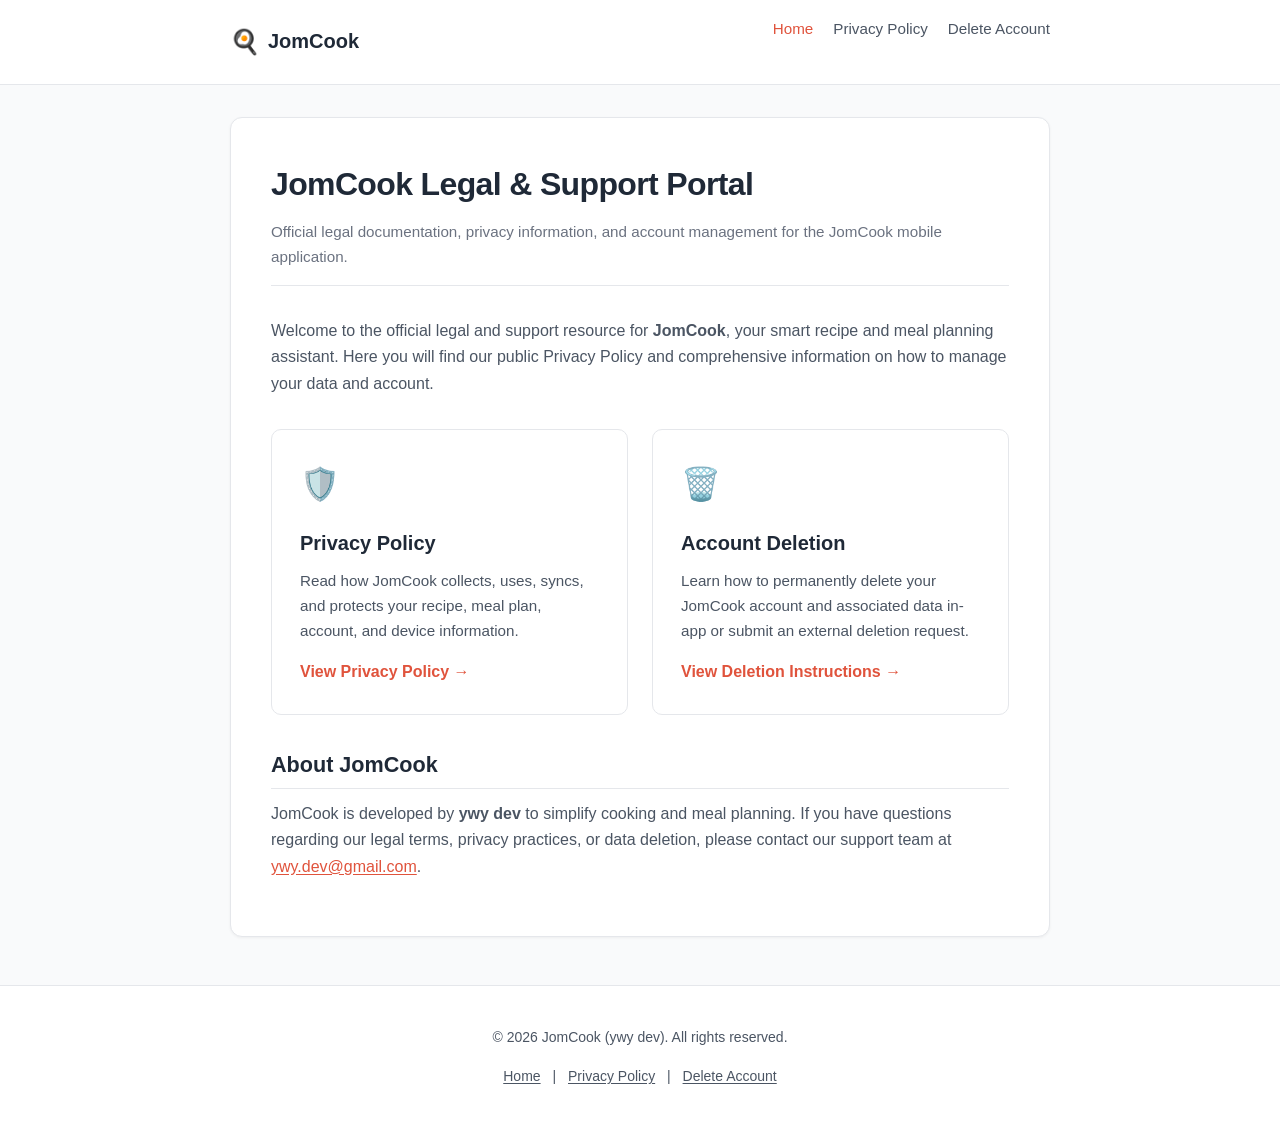
<file: index.html>
<!DOCTYPE html>
<html lang="en">
<head>
  <meta charset="UTF-8">
  <meta name="viewport" content="width=device-width, initial-scale=1.0">
  <meta name="description" content="Legal, Privacy Policy, and Account Management portal for the JomCook mobile application.">
  <title>JomCook - Legal &amp; Support</title>
  <link rel="stylesheet" href="css/style.css">
</head>
<body>
  <header>
    <div class="nav-container">
      <a href="./" class="brand">
        <span class="brand-icon">🍳</span>
        <span>JomCook</span>
      </a>
      <nav>
        <ul class="nav-links">
          <li><a href="./" class="active">Home</a></li>
          <li><a href="privacy-policy/">Privacy Policy</a></li>
          <li><a href="delete-account/">Delete Account</a></li>
        </ul>
      </nav>
    </div>
  </header>

  <main>
    <div class="content-card">
      <h1>JomCook Legal &amp; Support Portal</h1>
      <p class="page-subtitle">Official legal documentation, privacy information, and account management for the JomCook mobile application.</p>

      <p>
        Welcome to the official legal and support resource for <strong>JomCook</strong>, your smart recipe and meal planning assistant. Here you will find our public Privacy Policy and comprehensive information on how to manage your data and account.
      </p>

      <div class="portal-grid">
        <a href="privacy-policy/" class="portal-card">
          <div class="portal-card-icon">🛡️</div>
          <h2>Privacy Policy</h2>
          <p>Read how JomCook collects, uses, syncs, and protects your recipe, meal plan, account, and device information.</p>
          <span class="portal-card-link">View Privacy Policy &rarr;</span>
        </a>

        <a href="delete-account/" class="portal-card">
          <div class="portal-card-icon">🗑️</div>
          <h2>Account Deletion</h2>
          <p>Learn how to permanently delete your JomCook account and associated data in-app or submit an external deletion request.</p>
          <span class="portal-card-link">View Deletion Instructions &rarr;</span>
        </a>
      </div>

      <h2>About JomCook</h2>
      <p>
        JomCook is developed by <strong>ywy dev</strong> to simplify cooking and meal planning. If you have questions regarding our legal terms, privacy practices, or data deletion, please contact our support team at <a href="mailto:ywy.dev@gmail.com">ywy.dev@gmail.com</a>.
      </p>
    </div>
  </main>

  <footer>
    <div class="footer-content">
      <p>&copy; 2026 JomCook (ywy dev). All rights reserved.</p>
      <p>
        <a href="./">Home</a> |
        <a href="privacy-policy/">Privacy Policy</a> |
        <a href="delete-account/">Delete Account</a>
      </p>
    </div>
  </footer>
</body>
</html>
</file>
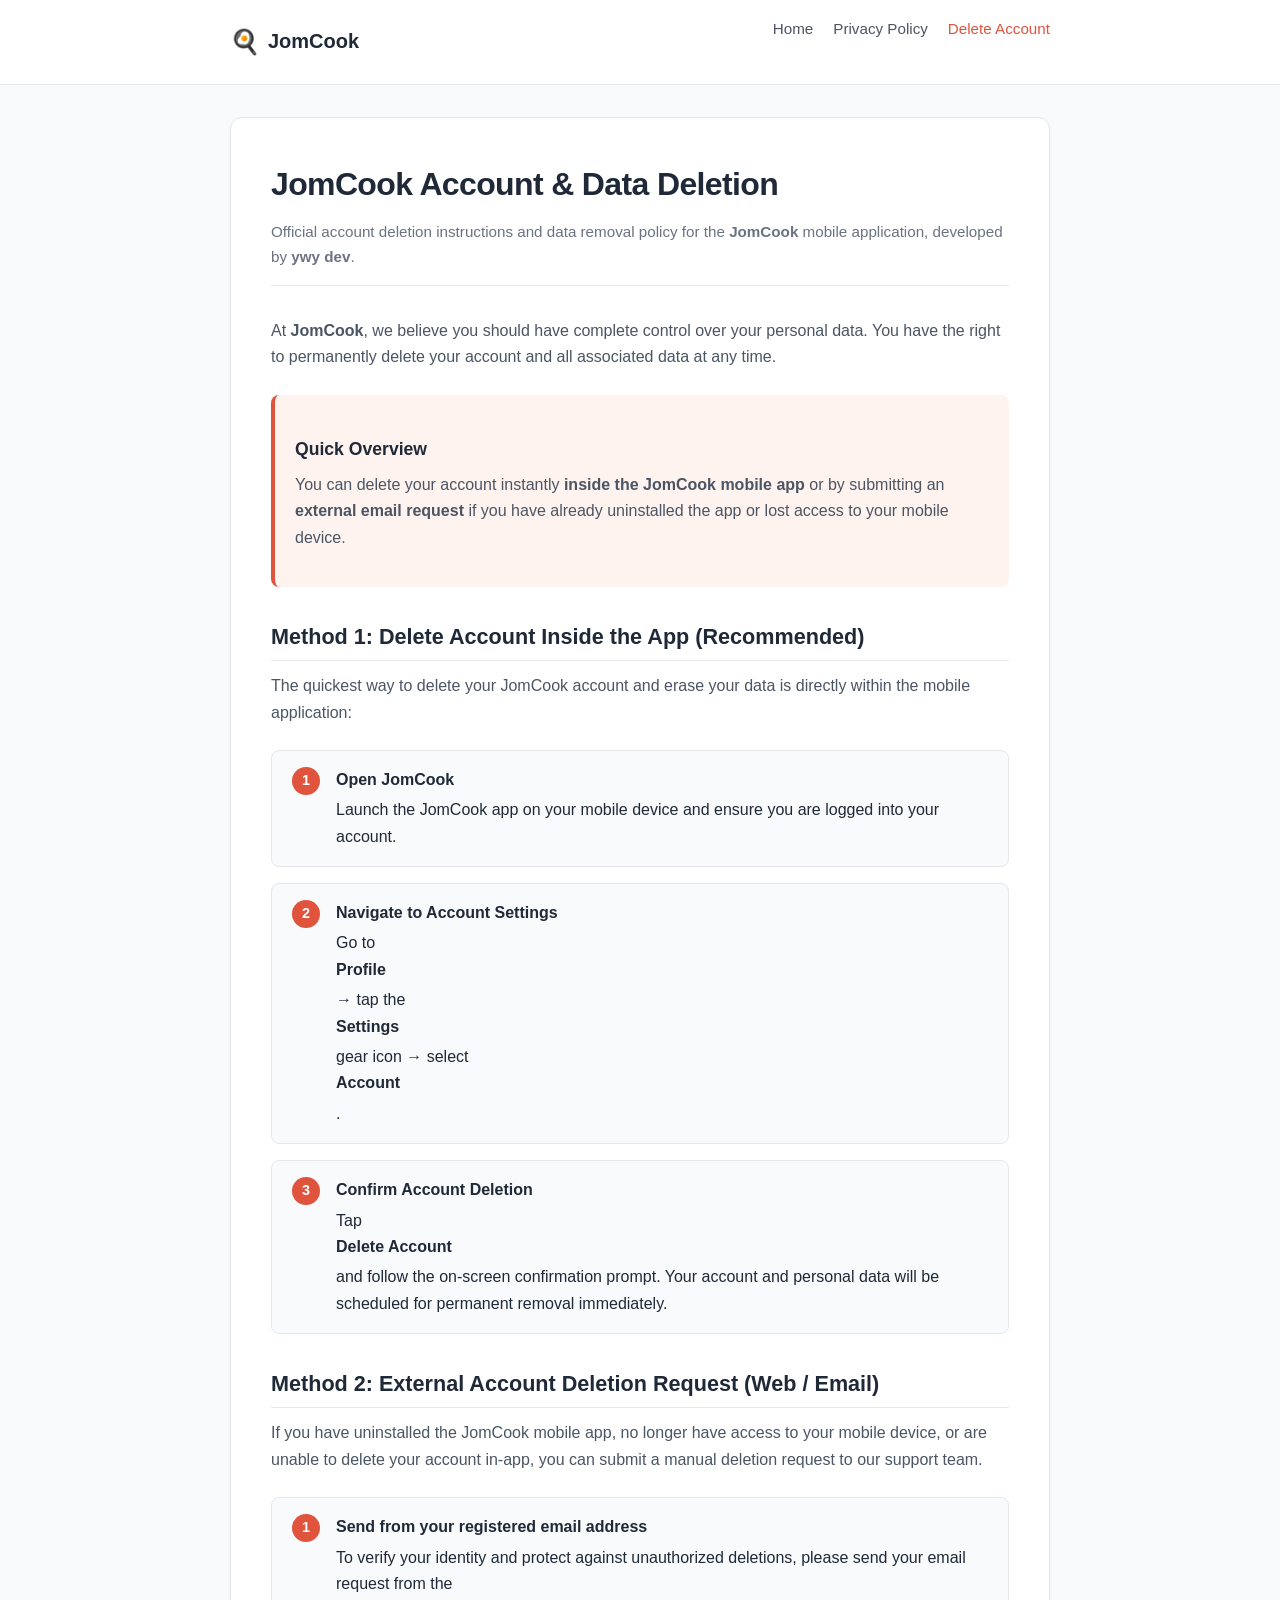
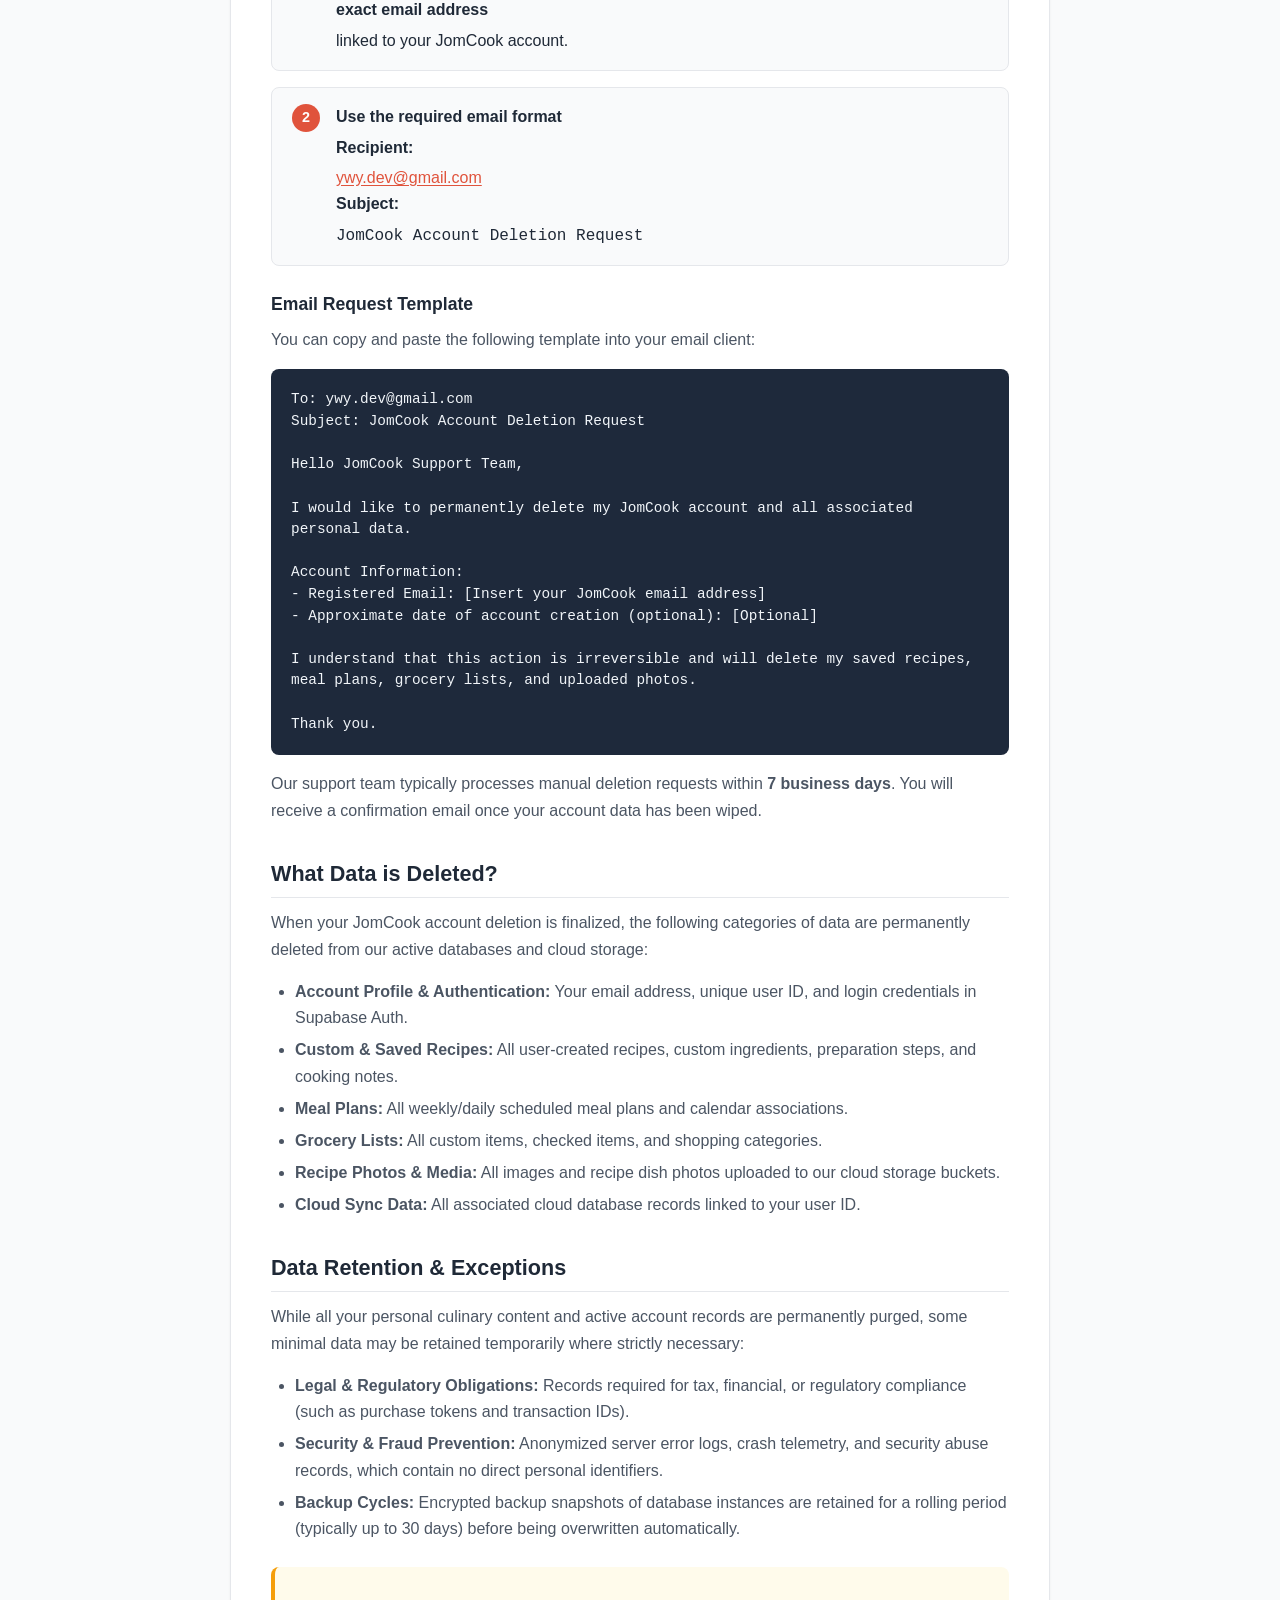
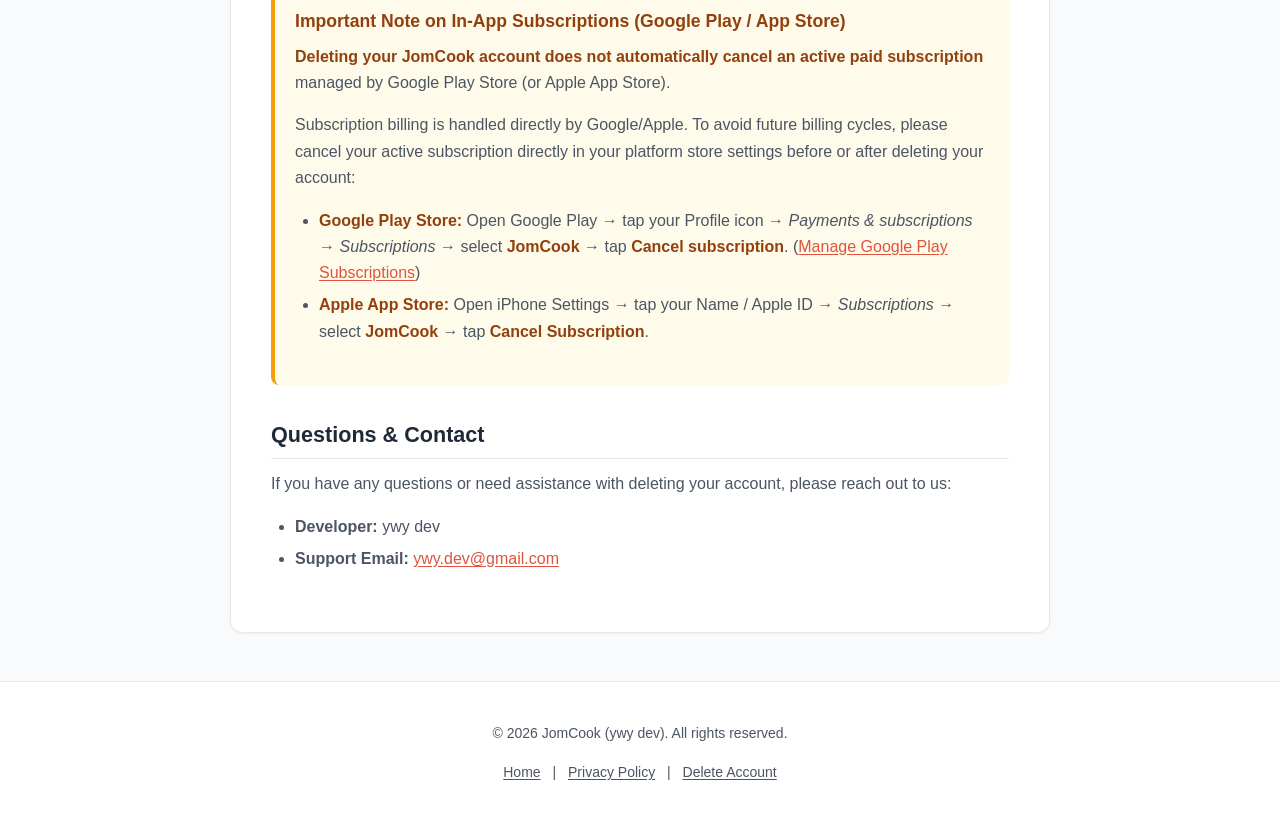
<file: delete-account/index.html>
<!DOCTYPE html>
<html lang="en">
<head>
  <meta charset="UTF-8">
  <meta name="viewport" content="width=device-width, initial-scale=1.0">
  <meta name="description" content="Account Deletion and Data Removal guide for JomCook users. Learn how to delete your account in-app or via external request.">
  <title>Delete Account &amp; Data - JomCook</title>
  <link rel="stylesheet" href="../css/style.css">
</head>
<body>
  <header>
    <div class="nav-container">
      <a href="../" class="brand">
        <span class="brand-icon">🍳</span>
        <span>JomCook</span>
      </a>
      <nav>
        <ul class="nav-links">
          <li><a href="../">Home</a></li>
          <li><a href="../privacy-policy/">Privacy Policy</a></li>
          <li><a href="./" class="active">Delete Account</a></li>
        </ul>
      </nav>
    </div>
  </header>

  <main>
    <article class="content-card">
      <h1>JomCook Account &amp; Data Deletion</h1>
      <p class="page-subtitle">Official account deletion instructions and data removal policy for the <strong>JomCook</strong> mobile application, developed by <strong>ywy dev</strong>.</p>

      <p>
        At <strong>JomCook</strong>, we believe you should have complete control over your personal data. You have the right to permanently delete your account and all associated data at any time.
      </p>

      <div class="callout callout-info">
        <h3>Quick Overview</h3>
        <p>You can delete your account instantly <strong>inside the JomCook mobile app</strong> or by submitting an <strong>external email request</strong> if you have already uninstalled the app or lost access to your mobile device.</p>
      </div>

      <h2>Method 1: Delete Account Inside the App (Recommended)</h2>
      <p>
        The quickest way to delete your JomCook account and erase your data is directly within the mobile application:
      </p>

      <div class="step-container">
        <div class="step-card">
          <div class="step-number">1</div>
          <div class="step-content">
            <strong>Open JomCook</strong>
            <span>Launch the JomCook app on your mobile device and ensure you are logged into your account.</span>
          </div>
        </div>

        <div class="step-card">
          <div class="step-number">2</div>
          <div class="step-content">
            <strong>Navigate to Account Settings</strong>
            <span>Go to <strong>Profile</strong> &rarr; tap the <strong>Settings</strong> gear icon &rarr; select <strong>Account</strong>.</span>
          </div>
        </div>

        <div class="step-card">
          <div class="step-number">3</div>
          <div class="step-content">
            <strong>Confirm Account Deletion</strong>
            <span>Tap <strong>Delete Account</strong> and follow the on-screen confirmation prompt. Your account and personal data will be scheduled for permanent removal immediately.</span>
          </div>
        </div>
      </div>

      <h2>Method 2: External Account Deletion Request (Web / Email)</h2>
      <p>
        If you have uninstalled the JomCook mobile app, no longer have access to your mobile device, or are unable to delete your account in-app, you can submit a manual deletion request to our support team.
      </p>

      <div class="step-container">
        <div class="step-card">
          <div class="step-number">1</div>
          <div class="step-content">
            <strong>Send from your registered email address</strong>
            <span>To verify your identity and protect against unauthorized deletions, please send your email request from the <strong>exact email address</strong> linked to your JomCook account.</span>
          </div>
        </div>

        <div class="step-card">
          <div class="step-number">2</div>
          <div class="step-content">
            <strong>Use the required email format</strong>
            <span>
              <strong>Recipient:</strong> <a href="mailto:ywy.dev@gmail.com">ywy.dev@gmail.com</a><br>
              <strong>Subject:</strong> <code>JomCook Account Deletion Request</code>
            </span>
          </div>
        </div>
      </div>

      <h3>Email Request Template</h3>
      <p>You can copy and paste the following template into your email client:</p>

      <div class="email-template">To: ywy.dev@gmail.com
Subject: JomCook Account Deletion Request

Hello JomCook Support Team,

I would like to permanently delete my JomCook account and all associated personal data.

Account Information:
- Registered Email: [Insert your JomCook email address]
- Approximate date of account creation (optional): [Optional]

I understand that this action is irreversible and will delete my saved recipes, meal plans, grocery lists, and uploaded photos.

Thank you.</div>

      <p>
        Our support team typically processes manual deletion requests within <strong>7 business days</strong>. You will receive a confirmation email once your account data has been wiped.
      </p>

      <h2>What Data is Deleted?</h2>
      <p>When your JomCook account deletion is finalized, the following categories of data are permanently deleted from our active databases and cloud storage:</p>
      <ul>
        <li><strong>Account Profile &amp; Authentication:</strong> Your email address, unique user ID, and login credentials in Supabase Auth.</li>
        <li><strong>Custom &amp; Saved Recipes:</strong> All user-created recipes, custom ingredients, preparation steps, and cooking notes.</li>
        <li><strong>Meal Plans:</strong> All weekly/daily scheduled meal plans and calendar associations.</li>
        <li><strong>Grocery Lists:</strong> All custom items, checked items, and shopping categories.</li>
        <li><strong>Recipe Photos &amp; Media:</strong> All images and recipe dish photos uploaded to our cloud storage buckets.</li>
        <li><strong>Cloud Sync Data:</strong> All associated cloud database records linked to your user ID.</li>
      </ul>

      <h2>Data Retention &amp; Exceptions</h2>
      <p>
        While all your personal culinary content and active account records are permanently purged, some minimal data may be retained temporarily where strictly necessary:
      </p>
      <ul>
        <li><strong>Legal &amp; Regulatory Obligations:</strong> Records required for tax, financial, or regulatory compliance (such as purchase tokens and transaction IDs).</li>
        <li><strong>Security &amp; Fraud Prevention:</strong> Anonymized server error logs, crash telemetry, and security abuse records, which contain no direct personal identifiers.</li>
        <li><strong>Backup Cycles:</strong> Encrypted backup snapshots of database instances are retained for a rolling period (typically up to 30 days) before being overwritten automatically.</li>
      </ul>

      <div class="callout callout-warning">
        <h3>Important Note on In-App Subscriptions (Google Play / App Store)</h3>
        <p>
          <strong>Deleting your JomCook account does not automatically cancel an active paid subscription</strong> managed by Google Play Store (or Apple App Store).
        </p>
        <p>
          Subscription billing is handled directly by Google/Apple. To avoid future billing cycles, please cancel your active subscription directly in your platform store settings before or after deleting your account:
        </p>
        <ul>
          <li><strong>Google Play Store:</strong> Open Google Play &rarr; tap your Profile icon &rarr; <em>Payments &amp; subscriptions</em> &rarr; <em>Subscriptions</em> &rarr; select <strong>JomCook</strong> &rarr; tap <strong>Cancel subscription</strong>. (<a href="https://play.google.com/store/account/subscriptions" target="_blank" rel="noopener noreferrer">Manage Google Play Subscriptions</a>)</li>
          <li><strong>Apple App Store:</strong> Open iPhone Settings &rarr; tap your Name / Apple ID &rarr; <em>Subscriptions</em> &rarr; select <strong>JomCook</strong> &rarr; tap <strong>Cancel Subscription</strong>.</li>
        </ul>
      </div>

      <h2>Questions &amp; Contact</h2>
      <p>If you have any questions or need assistance with deleting your account, please reach out to us:</p>
      <ul>
        <li><strong>Developer:</strong> ywy dev</li>
        <li><strong>Support Email:</strong> <a href="mailto:ywy.dev@gmail.com">ywy.dev@gmail.com</a></li>
      </ul>
    </article>
  </main>

  <footer>
    <div class="footer-content">
      <p>&copy; 2026 JomCook (ywy dev). All rights reserved.</p>
      <p>
        <a href="../">Home</a> |
        <a href="../privacy-policy/">Privacy Policy</a> |
        <a href="./">Delete Account</a>
      </p>
    </div>
  </footer>
</body>
</html>
</file>
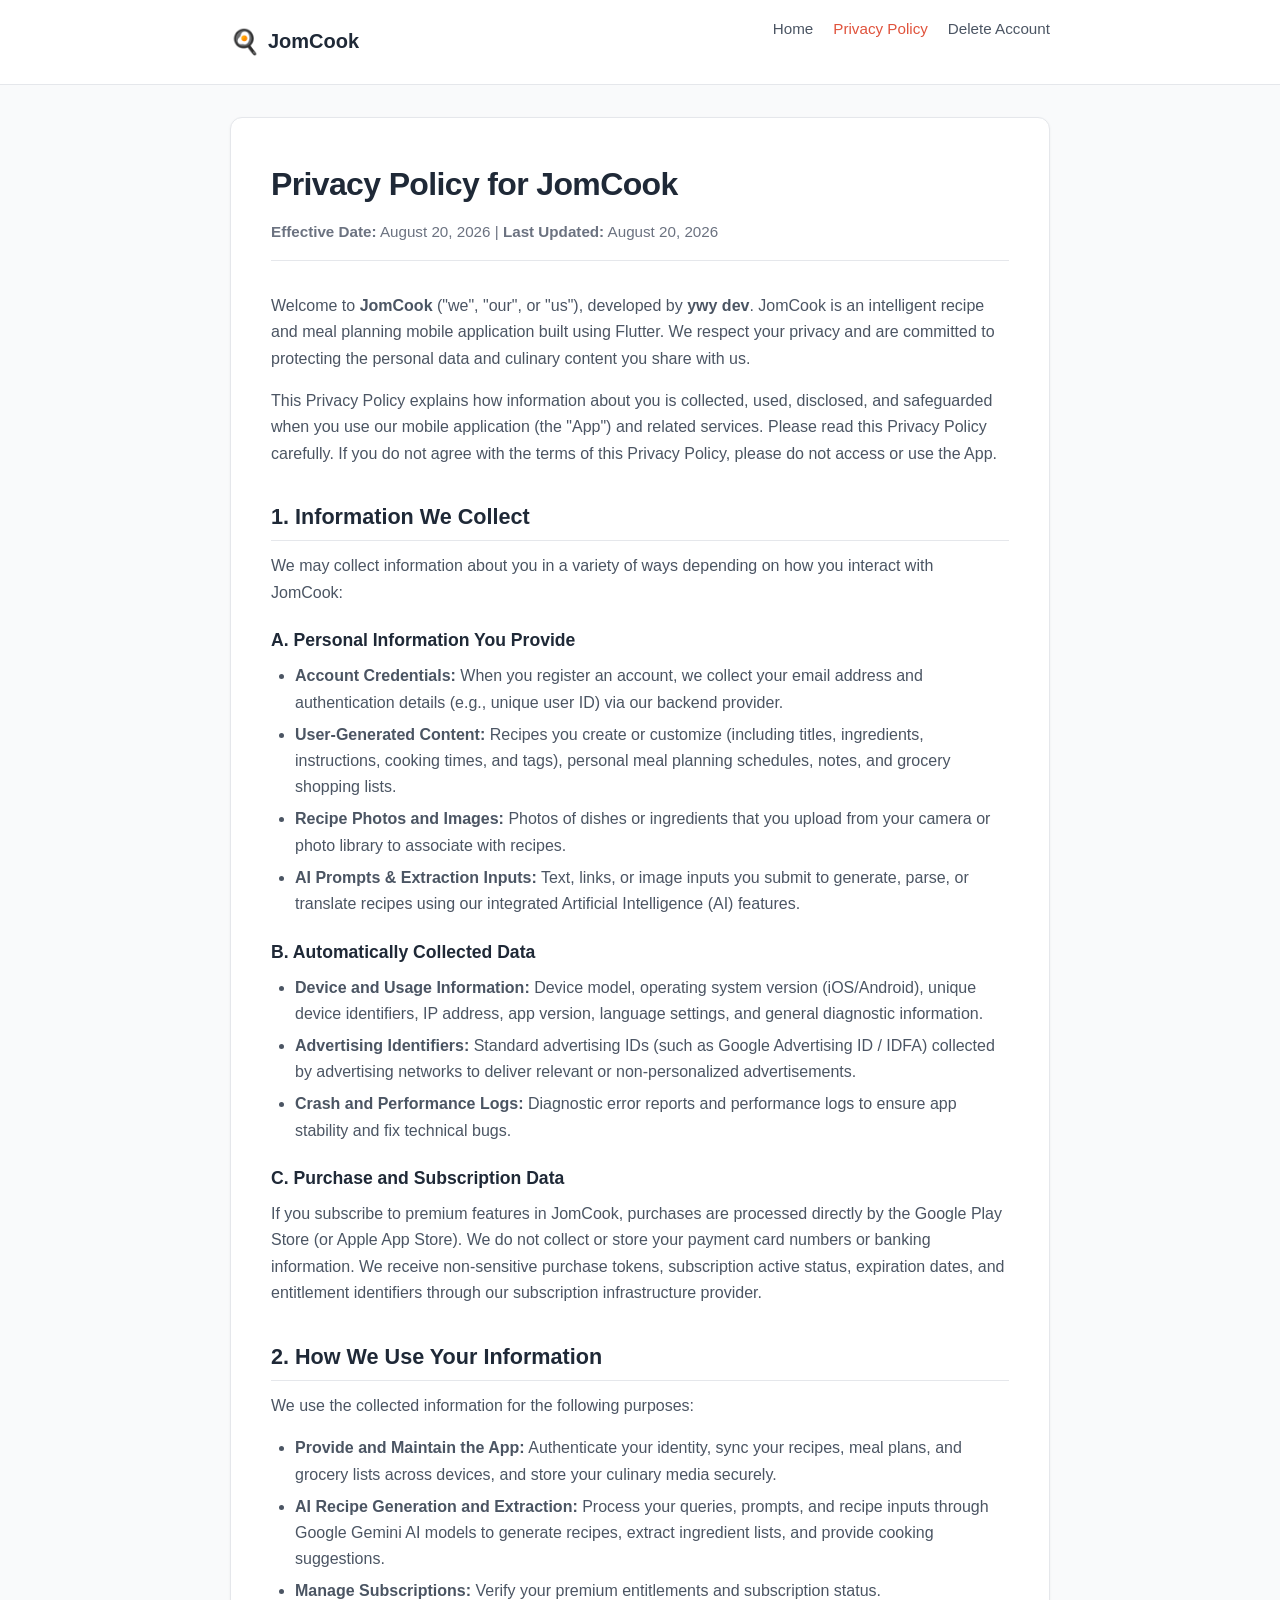
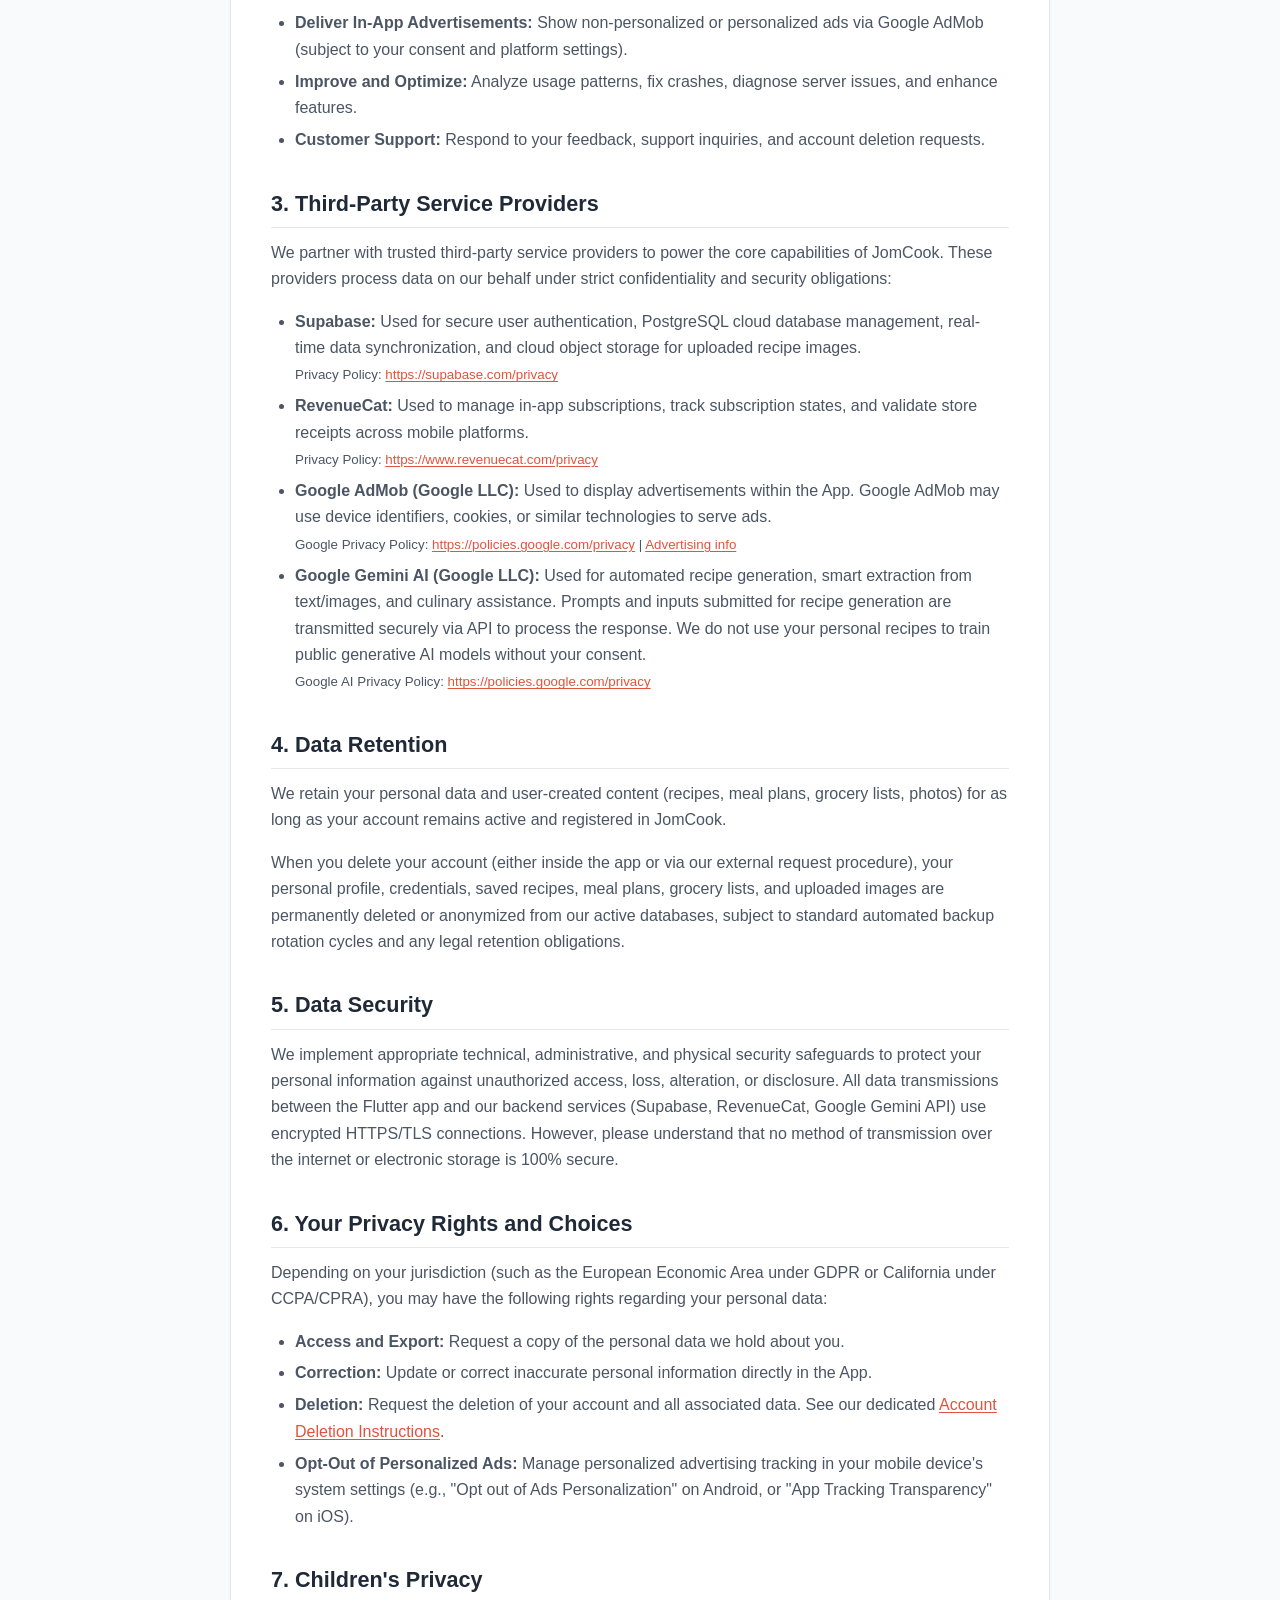
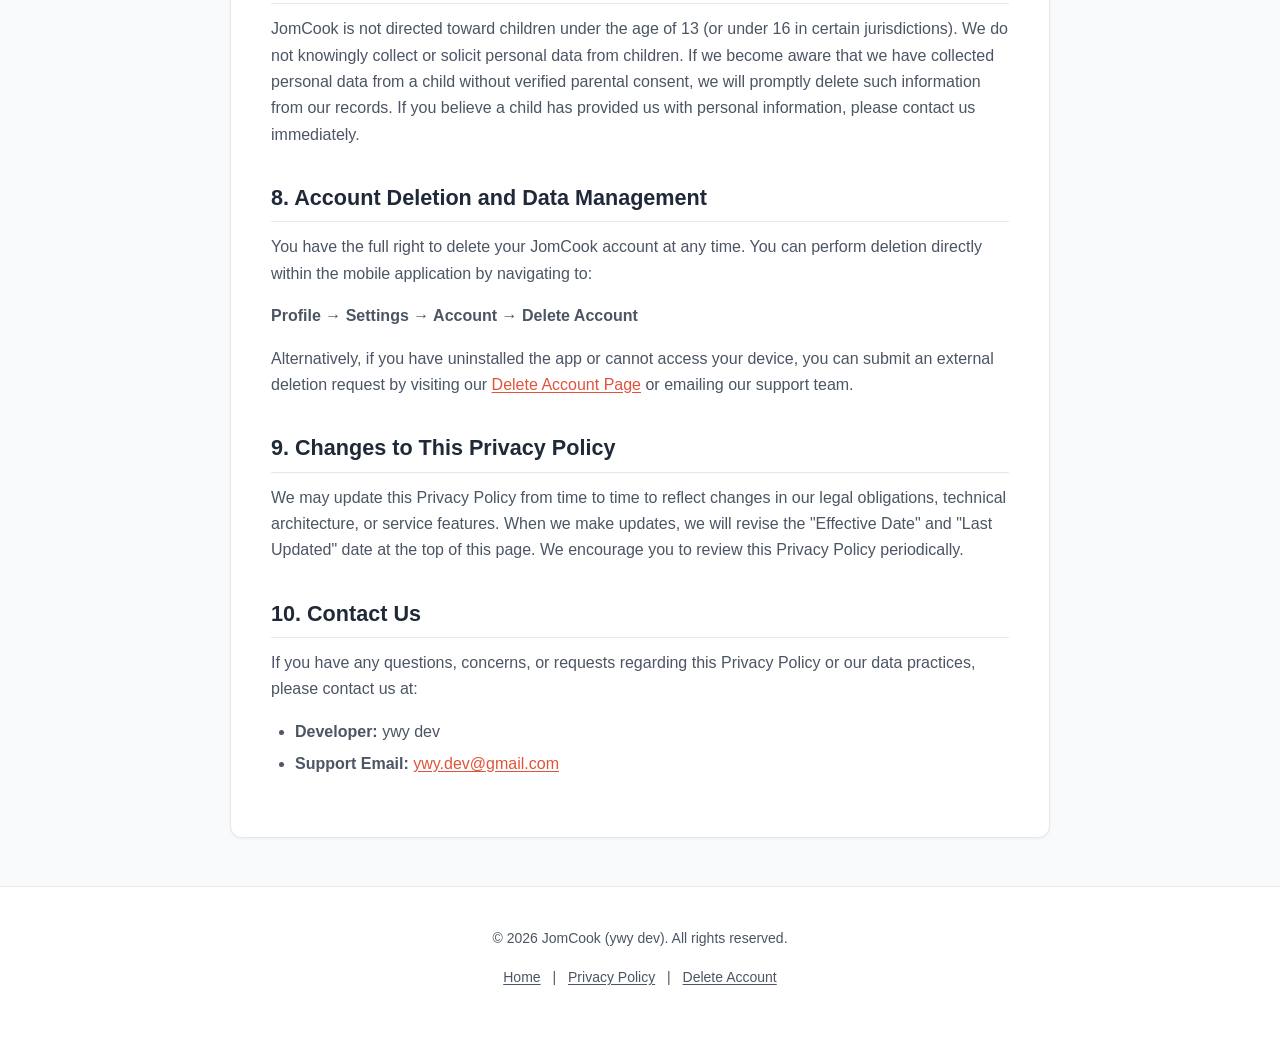
<file: privacy-policy/index.html>
<!DOCTYPE html>
<html lang="en">
<head>
  <meta charset="UTF-8">
  <meta name="viewport" content="width=device-width, initial-scale=1.0">
  <meta name="description" content="Privacy Policy for JomCook mobile application. Learn how we collect, use, and protect your data.">
  <title>Privacy Policy - JomCook</title>
  <link rel="stylesheet" href="../css/style.css">
</head>
<body>
  <header>
    <div class="nav-container">
      <a href="../" class="brand">
        <span class="brand-icon">🍳</span>
        <span>JomCook</span>
      </a>
      <nav>
        <ul class="nav-links">
          <li><a href="../">Home</a></li>
          <li><a href="./" class="active">Privacy Policy</a></li>
          <li><a href="../delete-account/">Delete Account</a></li>
        </ul>
      </nav>
    </div>
  </header>

  <main>
    <article class="content-card">
      <h1>Privacy Policy for JomCook</h1>
      <p class="page-subtitle"><strong>Effective Date:</strong> August 20, 2026 | <strong>Last Updated:</strong> August 20, 2026</p>

      <p>
        Welcome to <strong>JomCook</strong> ("we", "our", or "us"), developed by <strong>ywy dev</strong>. JomCook is an intelligent recipe and meal planning mobile application built using Flutter. We respect your privacy and are committed to protecting the personal data and culinary content you share with us.
      </p>

      <p>
        This Privacy Policy explains how information about you is collected, used, disclosed, and safeguarded when you use our mobile application (the "App") and related services. Please read this Privacy Policy carefully. If you do not agree with the terms of this Privacy Policy, please do not access or use the App.
      </p>

      <h2>1. Information We Collect</h2>
      <p>We may collect information about you in a variety of ways depending on how you interact with JomCook:</p>

      <h3>A. Personal Information You Provide</h3>
      <ul>
        <li><strong>Account Credentials:</strong> When you register an account, we collect your email address and authentication details (e.g., unique user ID) via our backend provider.</li>
        <li><strong>User-Generated Content:</strong> Recipes you create or customize (including titles, ingredients, instructions, cooking times, and tags), personal meal planning schedules, notes, and grocery shopping lists.</li>
        <li><strong>Recipe Photos and Images:</strong> Photos of dishes or ingredients that you upload from your camera or photo library to associate with recipes.</li>
        <li><strong>AI Prompts &amp; Extraction Inputs:</strong> Text, links, or image inputs you submit to generate, parse, or translate recipes using our integrated Artificial Intelligence (AI) features.</li>
      </ul>

      <h3>B. Automatically Collected Data</h3>
      <ul>
        <li><strong>Device and Usage Information:</strong> Device model, operating system version (iOS/Android), unique device identifiers, IP address, app version, language settings, and general diagnostic information.</li>
        <li><strong>Advertising Identifiers:</strong> Standard advertising IDs (such as Google Advertising ID / IDFA) collected by advertising networks to deliver relevant or non-personalized advertisements.</li>
        <li><strong>Crash and Performance Logs:</strong> Diagnostic error reports and performance logs to ensure app stability and fix technical bugs.</li>
      </ul>

      <h3>C. Purchase and Subscription Data</h3>
      <p>
        If you subscribe to premium features in JomCook, purchases are processed directly by the Google Play Store (or Apple App Store). We do not collect or store your payment card numbers or banking information. We receive non-sensitive purchase tokens, subscription active status, expiration dates, and entitlement identifiers through our subscription infrastructure provider.
      </p>

      <h2>2. How We Use Your Information</h2>
      <p>We use the collected information for the following purposes:</p>
      <ul>
        <li><strong>Provide and Maintain the App:</strong> Authenticate your identity, sync your recipes, meal plans, and grocery lists across devices, and store your culinary media securely.</li>
        <li><strong>AI Recipe Generation and Extraction:</strong> Process your queries, prompts, and recipe inputs through Google Gemini AI models to generate recipes, extract ingredient lists, and provide cooking suggestions.</li>
        <li><strong>Manage Subscriptions:</strong> Verify your premium entitlements and subscription status.</li>
        <li><strong>Deliver In-App Advertisements:</strong> Show non-personalized or personalized ads via Google AdMob (subject to your consent and platform settings).</li>
        <li><strong>Improve and Optimize:</strong> Analyze usage patterns, fix crashes, diagnose server issues, and enhance features.</li>
        <li><strong>Customer Support:</strong> Respond to your feedback, support inquiries, and account deletion requests.</li>
      </ul>

      <h2>3. Third-Party Service Providers</h2>
      <p>
        We partner with trusted third-party service providers to power the core capabilities of JomCook. These providers process data on our behalf under strict confidentiality and security obligations:
      </p>
      <ul>
        <li>
          <strong>Supabase:</strong> Used for secure user authentication, PostgreSQL cloud database management, real-time data synchronization, and cloud object storage for uploaded recipe images.
          <br><small>Privacy Policy: <a href="https://supabase.com/privacy" target="_blank" rel="noopener noreferrer">https://supabase.com/privacy</a></small>
        </li>
        <li>
          <strong>RevenueCat:</strong> Used to manage in-app subscriptions, track subscription states, and validate store receipts across mobile platforms.
          <br><small>Privacy Policy: <a href="https://www.revenuecat.com/privacy" target="_blank" rel="noopener noreferrer">https://www.revenuecat.com/privacy</a></small>
        </li>
        <li>
          <strong>Google AdMob (Google LLC):</strong> Used to display advertisements within the App. Google AdMob may use device identifiers, cookies, or similar technologies to serve ads.
          <br><small>Google Privacy Policy: <a href="https://policies.google.com/privacy" target="_blank" rel="noopener noreferrer">https://policies.google.com/privacy</a> | <a href="https://policies.google.com/technologies/ads" target="_blank" rel="noopener noreferrer">Advertising info</a></small>
        </li>
        <li>
          <strong>Google Gemini AI (Google LLC):</strong> Used for automated recipe generation, smart extraction from text/images, and culinary assistance. Prompts and inputs submitted for recipe generation are transmitted securely via API to process the response. We do not use your personal recipes to train public generative AI models without your consent.
          <br><small>Google AI Privacy Policy: <a href="https://policies.google.com/privacy" target="_blank" rel="noopener noreferrer">https://policies.google.com/privacy</a></small>
        </li>
      </ul>

      <h2>4. Data Retention</h2>
      <p>
        We retain your personal data and user-created content (recipes, meal plans, grocery lists, photos) for as long as your account remains active and registered in JomCook.
      </p>
      <p>
        When you delete your account (either inside the app or via our external request procedure), your personal profile, credentials, saved recipes, meal plans, grocery lists, and uploaded images are permanently deleted or anonymized from our active databases, subject to standard automated backup rotation cycles and any legal retention obligations.
      </p>

      <h2>5. Data Security</h2>
      <p>
        We implement appropriate technical, administrative, and physical security safeguards to protect your personal information against unauthorized access, loss, alteration, or disclosure. All data transmissions between the Flutter app and our backend services (Supabase, RevenueCat, Google Gemini API) use encrypted HTTPS/TLS connections. However, please understand that no method of transmission over the internet or electronic storage is 100% secure.
      </p>

      <h2>6. Your Privacy Rights and Choices</h2>
      <p>Depending on your jurisdiction (such as the European Economic Area under GDPR or California under CCPA/CPRA), you may have the following rights regarding your personal data:</p>
      <ul>
        <li><strong>Access and Export:</strong> Request a copy of the personal data we hold about you.</li>
        <li><strong>Correction:</strong> Update or correct inaccurate personal information directly in the App.</li>
        <li><strong>Deletion:</strong> Request the deletion of your account and all associated data. See our dedicated <a href="../delete-account/">Account Deletion Instructions</a>.</li>
        <li><strong>Opt-Out of Personalized Ads:</strong> Manage personalized advertising tracking in your mobile device's system settings (e.g., "Opt out of Ads Personalization" on Android, or "App Tracking Transparency" on iOS).</li>
      </ul>

      <h2>7. Children's Privacy</h2>
      <p>
        JomCook is not directed toward children under the age of 13 (or under 16 in certain jurisdictions). We do not knowingly collect or solicit personal data from children. If we become aware that we have collected personal data from a child without verified parental consent, we will promptly delete such information from our records. If you believe a child has provided us with personal information, please contact us immediately.
      </p>

      <h2>8. Account Deletion and Data Management</h2>
      <p>
        You have the full right to delete your JomCook account at any time. You can perform deletion directly within the mobile application by navigating to:
      </p>
      <p><strong>Profile &rarr; Settings &rarr; Account &rarr; Delete Account</strong></p>
      <p>
        Alternatively, if you have uninstalled the app or cannot access your device, you can submit an external deletion request by visiting our <a href="../delete-account/">Delete Account Page</a> or emailing our support team.
      </p>

      <h2>9. Changes to This Privacy Policy</h2>
      <p>
        We may update this Privacy Policy from time to time to reflect changes in our legal obligations, technical architecture, or service features. When we make updates, we will revise the "Effective Date" and "Last Updated" date at the top of this page. We encourage you to review this Privacy Policy periodically.
      </p>

      <h2>10. Contact Us</h2>
      <p>If you have any questions, concerns, or requests regarding this Privacy Policy or our data practices, please contact us at:</p>
      <ul>
        <li><strong>Developer:</strong> ywy dev</li>
        <li><strong>Support Email:</strong> <a href="mailto:ywy.dev@gmail.com">ywy.dev@gmail.com</a></li>
      </ul>
    </article>
  </main>

  <footer>
    <div class="footer-content">
      <p>&copy; 2026 JomCook (ywy dev). All rights reserved.</p>
      <p>
        <a href="../">Home</a> |
        <a href="./">Privacy Policy</a> |
        <a href="../delete-account/">Delete Account</a>
      </p>
    </div>
  </footer>
</body>
</html>
</file>
<file: css/style.css>
:root {
  --primary-color: #e0533c;
  --primary-hover: #c9412b;
  --primary-light: #fff3f0;
  --text-main: #1f2937;
  --text-muted: #4b5563;
  --text-light: #6b7280;
  --bg-page: #f9fafb;
  --bg-card: #ffffff;
  --border-color: #e5e7eb;
  --border-focus: #e0533c;
  --success-color: #059669;
  --warning-bg: #fffbeb;
  --warning-border: #fde68a;
  --warning-text: #92400e;
  --danger-bg: #fef2f2;
  --danger-border: #fecaca;
  --danger-text: #991b1b;
  --max-width: 860px;
  --font-family: -apple-system, BlinkMacSystemFont, "Segoe UI", Roboto, Oxygen, Ubuntu, Cantarell, "Open Sans", "Helvetica Neue", sans-serif;
}

* {
  box-sizing: border-box;
  margin: 0;
  padding: 0;
}

body {
  font-family: var(--font-family);
  background-color: var(--bg-page);
  color: var(--text-main);
  line-height: 1.65;
  font-size: 16px;
  -webkit-font-smoothing: antialiased;
}

header {
  background-color: var(--bg-card);
  border-bottom: 1px solid var(--border-color);
  position: sticky;
  top: 0;
  z-index: 100;
}

.nav-container {
  max-width: var(--max-width);
  margin: 0 auto;
  padding: 1rem 1.25rem;
  display: flex;
  justify-content: space-between;
  align-items: center;
}

.brand {
  display: flex;
  align-items: center;
  gap: 0.5rem;
  text-decoration: none;
  color: var(--text-main);
  font-weight: 700;
  font-size: 1.25rem;
}

.brand-icon {
  font-size: 1.5rem;
}

.nav-links {
  display: flex;
  gap: 1.25rem;
  list-style: none;
}

.nav-links a {
  text-decoration: none;
  color: var(--text-muted);
  font-weight: 500;
  font-size: 0.95rem;
  transition: color 0.15s ease;
}

.nav-links a:hover,
.nav-links a.active {
  color: var(--primary-color);
}

main {
  max-width: var(--max-width);
  margin: 2rem auto;
  padding: 0 1.25rem;
}

.content-card {
  background-color: var(--bg-card);
  border: 1px solid var(--border-color);
  border-radius: 12px;
  padding: 2.5rem;
  box-shadow: 0 1px 3px rgba(0, 0, 0, 0.05);
}

@media (max-width: 640px) {
  .content-card {
    padding: 1.5rem;
  }
  .nav-container {
    flex-direction: column;
    gap: 0.75rem;
    align-items: flex-start;
  }
}

h1 {
  font-size: 2rem;
  font-weight: 800;
  color: var(--text-main);
  margin-bottom: 0.5rem;
  letter-spacing: -0.02em;
}

.page-subtitle {
  color: var(--text-light);
  font-size: 0.95rem;
  margin-bottom: 2rem;
  padding-bottom: 1rem;
  border-bottom: 1px solid var(--border-color);
}

h2 {
  font-size: 1.35rem;
  font-weight: 700;
  color: var(--text-main);
  margin-top: 2rem;
  margin-bottom: 0.75rem;
  padding-bottom: 0.35rem;
  border-bottom: 1px solid var(--border-color);
}

h3 {
  font-size: 1.1rem;
  font-weight: 600;
  color: var(--text-main);
  margin-top: 1.25rem;
  margin-bottom: 0.5rem;
}

p {
  margin-bottom: 1rem;
  color: var(--text-muted);
}

ul, ol {
  margin-bottom: 1.25rem;
  padding-left: 1.5rem;
  color: var(--text-muted);
}

li {
  margin-bottom: 0.35rem;
}

a {
  color: var(--primary-color);
  text-decoration: underline;
  text-underline-offset: 2px;
}

a:hover {
  color: var(--primary-hover);
}

/* Callout Boxes */
.callout {
  padding: 1.25rem;
  border-radius: 8px;
  margin: 1.5rem 0;
  border-left: 4px solid;
}

.callout-warning {
  background-color: var(--warning-bg);
  border-color: #f59e0b;
  color: var(--warning-text);
}

.callout-warning h3, .callout-warning strong {
  color: var(--warning-text);
}

.callout-danger {
  background-color: var(--danger-bg);
  border-color: #ef4444;
  color: var(--danger-text);
}

.callout-danger h3, .callout-danger strong {
  color: var(--danger-text);
}

.callout-info {
  background-color: var(--primary-light);
  border-color: var(--primary-color);
  color: var(--text-main);
}

/* Steps list */
.step-container {
  display: flex;
  flex-direction: column;
  gap: 1rem;
  margin: 1.5rem 0;
}

.step-card {
  display: flex;
  align-items: flex-start;
  gap: 1rem;
  padding: 1rem 1.25rem;
  background-color: var(--bg-page);
  border: 1px solid var(--border-color);
  border-radius: 8px;
}

.step-number {
  background-color: var(--primary-color);
  color: #fff;
  font-weight: 700;
  width: 28px;
  height: 28px;
  border-radius: 50%;
  display: flex;
  align-items: center;
  justify-content: center;
  flex-shrink: 0;
  font-size: 0.9rem;
}

.step-content strong {
  display: block;
  margin-bottom: 0.25rem;
  color: var(--text-main);
}

/* Home Portal Cards */
.portal-grid {
  display: grid;
  grid-template-columns: repeat(auto-fit, minmax(280px, 1fr));
  gap: 1.5rem;
  margin-top: 2rem;
}

.portal-card {
  display: flex;
  flex-direction: column;
  padding: 1.75rem;
  background-color: var(--bg-card);
  border: 1px solid var(--border-color);
  border-radius: 10px;
  text-decoration: none;
  transition: transform 0.15s ease, box-shadow 0.15s ease, border-color 0.15s ease;
}

.portal-card:hover {
  transform: translateY(-2px);
  box-shadow: 0 4px 12px rgba(0, 0, 0, 0.08);
  border-color: var(--primary-color);
}

.portal-card-icon {
  font-size: 2rem;
  margin-bottom: 1rem;
}

.portal-card h2 {
  font-size: 1.25rem;
  margin-top: 0;
  margin-bottom: 0.5rem;
  border-bottom: none;
  padding-bottom: 0;
  color: var(--text-main);
}

.portal-card p {
  color: var(--text-muted);
  font-size: 0.95rem;
  margin-bottom: 1rem;
  flex-grow: 1;
}

.portal-card-link {
  font-weight: 600;
  color: var(--primary-color);
  display: inline-flex;
  align-items: center;
  gap: 0.25rem;
}

/* Email Template Box */
.email-template {
  background: #1e293b;
  color: #f1f5f9;
  padding: 1.25rem;
  border-radius: 8px;
  font-family: ui-monospace, SFMono-Regular, Menlo, Monaco, Consolas, monospace;
  font-size: 0.9rem;
  overflow-x: auto;
  margin: 1rem 0;
  white-space: pre-wrap;
  word-break: break-word;
  line-height: 1.5;
}

/* Badges */
.badge-todo {
  background-color: #fee2e2;
  color: #991b1b;
  padding: 0.15rem 0.4rem;
  border-radius: 4px;
  font-size: 0.85rem;
  font-weight: 600;
  border: 1px solid #fecaca;
  display: inline-block;
}

/* Footer */
footer {
  text-align: center;
  padding: 2.5rem 1.25rem;
  color: var(--text-light);
  font-size: 0.875rem;
  border-top: 1px solid var(--border-color);
  margin-top: 3rem;
  background-color: var(--bg-card);
}

footer a {
  color: var(--text-muted);
  margin: 0 0.5rem;
}

footer a:hover {
  color: var(--primary-color);
}
</file>
